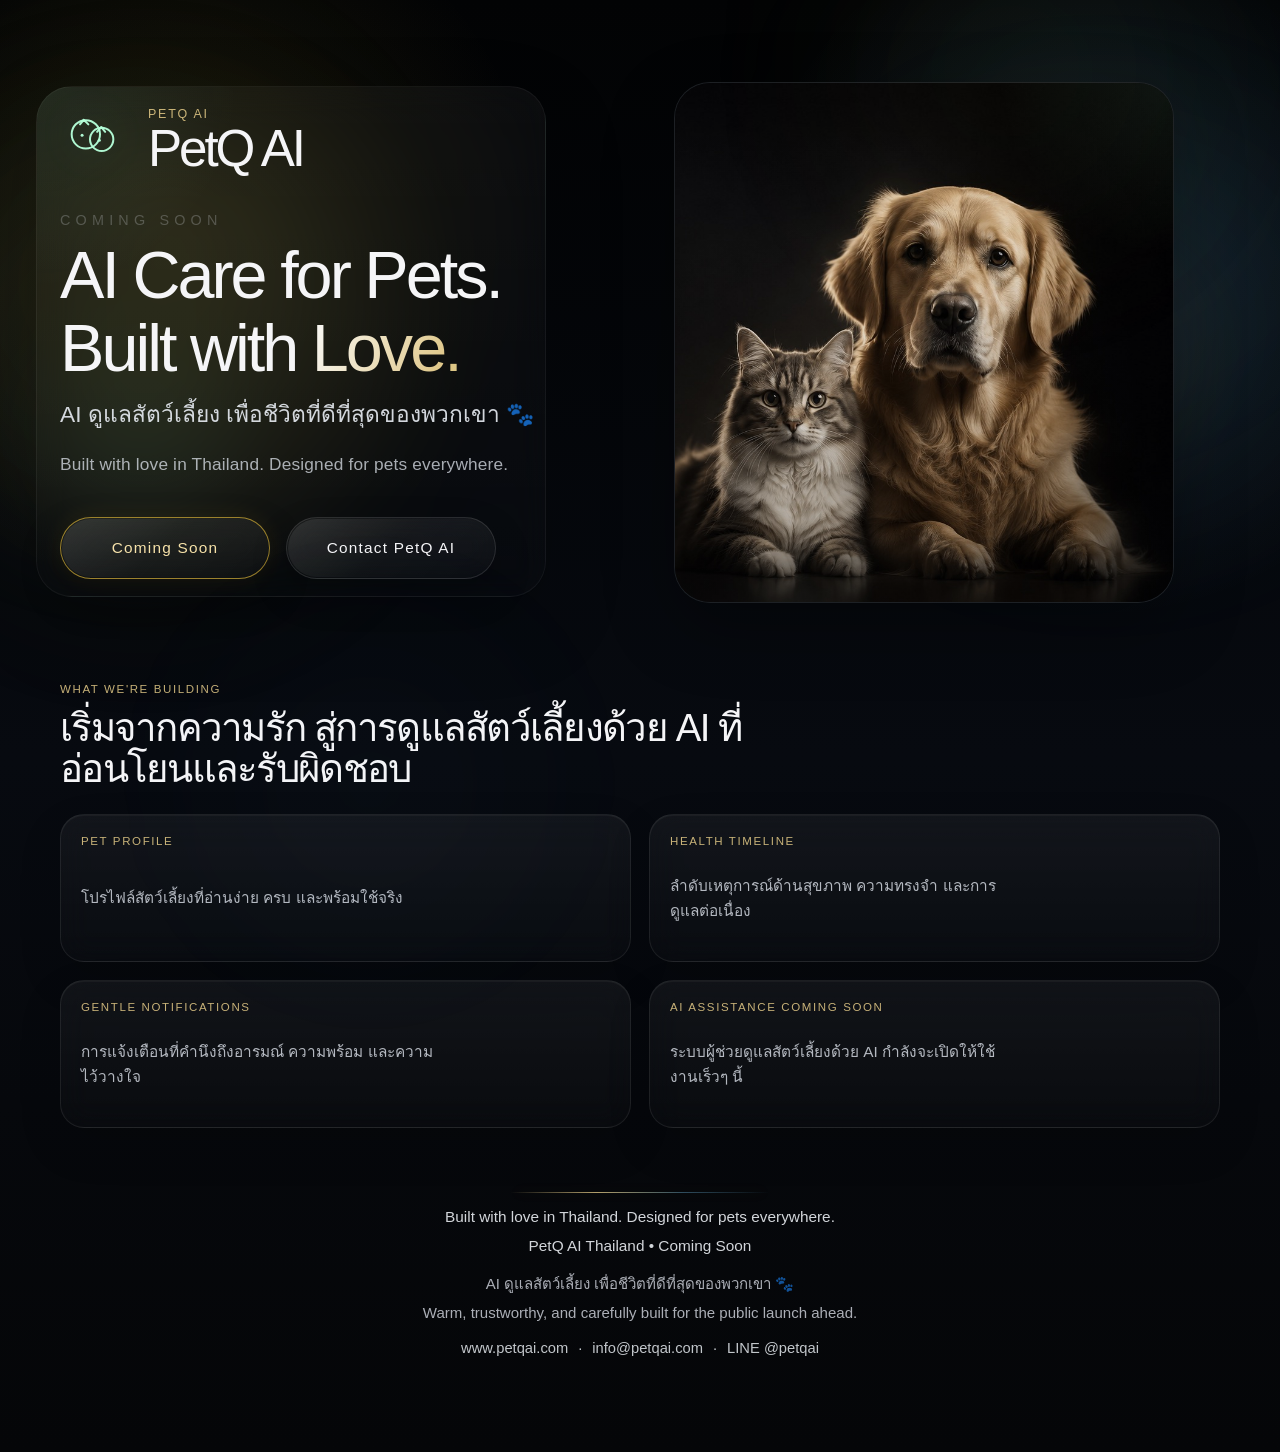
<file: index.html>
<!DOCTYPE html>
<html lang="en">
<head>
  <meta charset="UTF-8" />
  <meta name="viewport" content="width=device-width, initial-scale=1.0" />
  <title>PetQ AI | Coming Soon</title>
  <meta
    name="description"
    content="AI ดูแลสัตว์เลี้ยง เพื่อชีวิตที่ดีที่สุดของพวกเขา 🐾 PetQ AI กำลังจะเปิดให้ใช้งานเร็วๆ นี้"
  />
  <meta name="theme-color" content="#030406" />
  <style>
:root {
  --bg: #040506;
  --bg-soft: #0a1018;
  --panel: rgba(14, 18, 24, 0.72);
  --panel-strong: rgba(12, 15, 20, 0.88);
  --panel-border: rgba(255, 255, 255, 0.08);
  --text: #f5f5f7;
  --muted: rgba(223, 228, 236, 0.74);
  --muted-soft: rgba(223, 228, 236, 0.58);
  --gold: #d4af37;
  --gold-soft: #efd48d;
  --green: #8bf1bf;
  --cyan: #7fd2ff;
  --shadow: 0 24px 70px rgba(0, 0, 0, 0.32);
  --radius-xl: 36px;
  --radius-lg: 24px;
  --container: 1160px;
  --font-system: -apple-system, BlinkMacSystemFont, "SF Pro Display", "Inter", "Segoe UI", sans-serif;
}

* {
  box-sizing: border-box;
}

html {
  scroll-behavior: smooth;
}

body {
  margin: 0;
  min-width: 320px;
  color: var(--text);
  background:
    radial-gradient(circle at 14% 16%, rgba(212, 175, 55, 0.12), transparent 22%),
    radial-gradient(circle at 86% 18%, rgba(127, 210, 255, 0.12), transparent 22%),
    linear-gradient(180deg, #020304 0%, #070a10 52%, #050608 100%);
  font-family: var(--font-system);
  text-rendering: optimizeLegibility;
  -webkit-font-smoothing: antialiased;
  overflow-x: hidden;
}

body::before,
body::after {
  content: "";
  position: fixed;
  inset: -16%;
  pointer-events: none;
  z-index: 0;
  filter: blur(90px);
  opacity: 0.42;
}

body::before {
  background:
    radial-gradient(circle at 20% 36%, rgba(139, 241, 191, 0.12), transparent 22%),
    radial-gradient(circle at 76% 24%, rgba(127, 210, 255, 0.1), transparent 22%);
  animation: driftA 34s ease-in-out infinite alternate;
}

body::after {
  background:
    radial-gradient(circle at 72% 18%, rgba(212, 175, 55, 0.12), transparent 18%),
    radial-gradient(circle at 34% 78%, rgba(127, 210, 255, 0.08), transparent 18%);
  animation: driftB 42s ease-in-out infinite alternate;
}

a {
  color: inherit;
  text-decoration: none;
}

button,
input {
  font: inherit;
}

button,
a,
input {
  -webkit-tap-highlight-color: transparent;
}

:focus-visible {
  outline: 2px solid rgba(212, 175, 55, 0.9);
  outline-offset: 3px;
}

.container {
  width: min(100% - 40px, var(--container));
  margin: 0 auto;
  position: relative;
  z-index: 1;
}

.app-landing {
  position: relative;
  min-height: 100vh;
  overflow: hidden;
  padding: 28px 0 30px;
  isolation: isolate;
}

.bg-layer,
.ambient-orb {
  position: absolute;
  pointer-events: none;
  border-radius: 999px;
  z-index: 0;
}

.bg-layer {
  filter: blur(96px);
  opacity: 0.42;
}

.bg-layer-gold {
  width: min(42vw, 540px);
  height: min(42vw, 540px);
  left: -10%;
  top: 6%;
  background: radial-gradient(circle, rgba(212, 175, 55, 0.18), rgba(212, 175, 55, 0));
  animation: pulseGlow 26s ease-in-out infinite;
}

.bg-layer-cyan {
  width: min(44vw, 580px);
  height: min(34vw, 420px);
  right: -8%;
  top: 8%;
  background: radial-gradient(circle, rgba(127, 210, 255, 0.16), rgba(127, 210, 255, 0));
  animation: pulseGlowSoft 30s ease-in-out infinite alternate;
}

.ambient-orb {
  filter: blur(42px);
  opacity: 0.48;
}

.orb-left {
  width: 220px;
  height: 220px;
  left: 2%;
  top: 22%;
  background: radial-gradient(circle, rgba(139, 241, 191, 0.14), rgba(139, 241, 191, 0));
  animation: floatAura 24s ease-in-out infinite alternate;
}

.orb-right {
  width: 260px;
  height: 260px;
  right: 5%;
  top: 16%;
  background: radial-gradient(circle, rgba(212, 175, 55, 0.14), rgba(212, 175, 55, 0));
  animation: floatAuraReverse 28s ease-in-out infinite alternate;
}

.hero-section,
.features-section,
.trust-section,
.site-footer {
  position: relative;
  z-index: 1;
}

.hero-section-clean {
  padding: 54px 0 72px;
}

.hero-grid-clean {
  display: grid;
  grid-template-columns: minmax(0, 0.92fr) minmax(0, 1.08fr);
  gap: 64px;
  align-items: center;
}

.hero-copy-clean {
  max-width: 540px;
  position: relative;
}

.hero-copy-clean::before {
  content: "";
  position: absolute;
  inset: -20px 18px -18px -24px;
  border-radius: var(--radius-xl);
  background:
    linear-gradient(180deg, rgba(255, 255, 255, 0.04), rgba(255, 255, 255, 0.012)),
    radial-gradient(circle at top left, rgba(139, 241, 191, 0.08), rgba(139, 241, 191, 0) 28%);
  border: 1px solid rgba(255, 255, 255, 0.05);
  box-shadow: 0 28px 80px rgba(0, 0, 0, 0.18);
  backdrop-filter: blur(16px);
  -webkit-backdrop-filter: blur(16px);
  pointer-events: none;
}

.brand-lockup,
.hero-heading-group,
.hero-actions,
.hero-meta {
  position: relative;
  z-index: 1;
}

.brand-lockup {
  display: inline-flex;
  align-items: center;
  gap: 18px;
  margin-bottom: 36px;
}

.brand-mark {
  width: 70px;
  height: 70px;
  color: rgba(181, 255, 216, 0.96);
  filter: drop-shadow(0 0 22px rgba(139, 241, 191, 0.16));
}

.brand-text {
  display: grid;
  gap: 4px;
}

.brand-kicker,
.section-kicker,
.card-kicker,
.meta-chip {
  letter-spacing: 0.14em;
  text-transform: uppercase;
}

.brand-kicker {
  font-size: 0.78rem;
  color: rgba(239, 212, 141, 0.82);
}

.brand-name {
  font-size: clamp(2.3rem, 4vw, 4.8rem);
  line-height: 0.95;
  font-weight: 360;
  letter-spacing: -0.06em;
}

.hero-heading-group {
  display: grid;
  gap: 16px;
}

.hero-coming-soon {
  margin: 0;
  font-size: clamp(0.9rem, 1.05vw, 1.04rem);
  letter-spacing: 0.36em;
  text-transform: uppercase;
  color: rgba(236, 240, 245, 0.24);
}

h1,
h2 {
  margin: 0;
  letter-spacing: -0.045em;
}

h1 {
  display: grid;
  gap: 10px;
  font-size: clamp(3rem, 5.2vw, 5.4rem);
  line-height: 0.95;
  font-weight: 320;
  text-wrap: balance;
}

.gradient-word {
  background: linear-gradient(115deg, rgba(255, 255, 255, 0.98), rgba(239, 212, 141, 0.92), rgba(181, 255, 216, 0.94));
  background-size: 180% 180%;
  -webkit-background-clip: text;
  background-clip: text;
  color: transparent;
  animation: gradientShift 14s ease-in-out infinite;
}

.hero-subtitle {
  margin: 0;
  font-size: clamp(1.12rem, 1.8vw, 1.42rem);
  line-height: 1.64;
  color: rgba(228, 232, 239, 0.92);
  text-wrap: pretty;
}

.hero-subtitle-th {
  margin: 0;
  font-size: clamp(0.98rem, 1.35vw, 1.08rem);
  line-height: 1.84;
  letter-spacing: 0.01em;
  color: var(--muted);
}

.hero-actions {
  margin-top: 36px;
  display: flex;
  flex-wrap: wrap;
  gap: 16px;
}

.button {
  position: relative;
  display: inline-flex;
  align-items: center;
  justify-content: center;
  min-height: 62px;
  min-width: 210px;
  padding: 0 28px;
  border-radius: 999px;
  border: 1px solid transparent;
  font-size: 0.96rem;
  font-weight: 500;
  letter-spacing: 0.08em;
  overflow: hidden;
  backdrop-filter: blur(14px);
  -webkit-backdrop-filter: blur(14px);
  transition: transform 420ms ease, border-color 420ms ease, box-shadow 420ms ease, color 420ms ease;
}

.button::before {
  content: "";
  position: absolute;
  inset: 1px;
  border-radius: inherit;
  background: linear-gradient(135deg, rgba(255, 255, 255, 0.1), rgba(255, 255, 255, 0.02) 48%, rgba(255, 255, 255, 0));
  pointer-events: none;
}

.button::after {
  content: "";
  position: absolute;
  top: -140%;
  left: -32%;
  width: 30%;
  height: 360%;
  opacity: 0;
  pointer-events: none;
  transform: rotate(18deg) translateX(-160%);
  background: linear-gradient(180deg, rgba(255,255,255,0), rgba(255,244,214,0.34), rgba(255,255,255,0));
}

.button:hover {
  transform: translateY(-2px);
}

.button-primary {
  color: #f7e2a8;
  border-color: rgba(212, 175, 55, 0.7);
  background: linear-gradient(180deg, rgba(255, 255, 255, 0.05), rgba(255, 255, 255, 0.02));
  box-shadow: 0 18px 40px rgba(0, 0, 0, 0.26), 0 0 24px rgba(212, 175, 55, 0.1);
}

.button-primary::after {
  animation: shimmerSweep 10s ease-in-out infinite;
}

.button-primary:hover {
  border-color: rgba(239, 212, 141, 0.9);
  box-shadow: 0 22px 46px rgba(0, 0, 0, 0.32), 0 0 30px rgba(212, 175, 55, 0.14);
}

.button-secondary {
  border-color: rgba(255, 255, 255, 0.12);
  background: linear-gradient(180deg, rgba(255,255,255,0.05), rgba(255,255,255,0.02));
  box-shadow: 0 16px 36px rgba(0, 0, 0, 0.24);
}

.button-secondary:hover {
  border-color: rgba(127, 210, 255, 0.24);
  box-shadow: 0 18px 40px rgba(0, 0, 0, 0.28), 0 0 20px rgba(127, 210, 255, 0.1);
}

.hero-stage-clean {
  display: flex;
  justify-content: center;
}

.hero-pet-visual-clean {
  position: relative;
  width: min(100%, 500px);
  aspect-ratio: 0.96 / 1;
  border-radius: var(--radius-xl);
  overflow: hidden;
  border: 1px solid rgba(255, 255, 255, 0.08);
  background: var(--panel-strong);
  box-shadow: var(--shadow);
}

.hero-pet-visual-clean img {
  width: 100%;
  height: 100%;
  object-fit: cover;
  display: block;
}

.hero-pet-visual-clean::after {
  content: "";
  position: absolute;
  inset: 0;
  pointer-events: none;
  background:
    linear-gradient(180deg, rgba(0, 0, 0, 0.04), rgba(0, 0, 0, 0.2)),
    radial-gradient(circle at top right, rgba(139, 241, 191, 0.08), rgba(139, 241, 191, 0) 24%);
}

.features-section-clean {
  padding: 8px 0 30px;
}

.section-intro-clean {
  display: grid;
  gap: 12px;
  margin-bottom: 24px;
}

.section-kicker,
.card-kicker {
  font-size: 0.72rem;
  color: rgba(239, 212, 141, 0.82);
}

h2 {
  max-width: 720px;
  font-size: clamp(1.8rem, 3vw, 3rem);
  line-height: 1.08;
  font-weight: 340;
}

.features-grid-clean {
  display: grid;
  grid-template-columns: repeat(2, minmax(0, 1fr));
  gap: 18px;
}

.feature-card-clean {
  min-height: 148px;
  padding: 20px;
  display: grid;
  gap: 10px;
  border-radius: var(--radius-lg);
  border: 1px solid var(--panel-border);
  background: linear-gradient(180deg, rgba(255,255,255,0.05), rgba(255,255,255,0.016));
  box-shadow: inset 0 1px 0 rgba(255,255,255,0.04), 0 18px 44px rgba(0,0,0,0.14);
  backdrop-filter: blur(16px);
  -webkit-backdrop-filter: blur(16px);
  transition: transform 420ms ease, border-color 420ms ease, box-shadow 420ms ease;
}

.feature-card-clean:hover {
  transform: translateY(-3px);
  border-color: var(--surface-highlight);
  box-shadow: inset 0 1px 0 rgba(255,255,255,0.05), 0 22px 48px rgba(0,0,0,0.18), 0 0 14px rgba(212,175,55,0.06);
}

.feature-card-clean p {
  margin: 0;
  max-width: 22rem;
  font-size: 0.96rem;
  line-height: 1.62;
  color: rgba(223, 228, 236, 0.8);
}

.trust-section-clean {
  padding: 34px 0 20px;
}

.trust-shell-clean {
  display: grid;
  gap: 12px;
  justify-items: center;
  text-align: center;
}

.trust-divider {
  width: min(260px, 44vw);
  height: 1px;
  background: linear-gradient(90deg, rgba(255,255,255,0), rgba(239,212,141,0.74), rgba(127,210,255,0.34), rgba(255,255,255,0));
  box-shadow: 0 0 18px rgba(212,175,55,0.14);
}

.trust-line,
.trust-note {
  display: grid;
  gap: 4px;
  margin: 0;
}

.trust-line {
  color: rgba(239,243,247,0.88);
  font-size: 0.96rem;
  line-height: 1.62;
}

.trust-note {
  max-width: 42rem;
  font-size: 0.94rem;
  line-height: 1.68;
  color: rgba(223, 228, 236, 0.76);
}

.contact-inline {
  display: flex;
  flex-wrap: wrap;
  align-items: center;
  justify-content: center;
  gap: 10px;
  font-size: 0.92rem;
  line-height: 1.6;
  color: rgba(236,240,245,0.82);
}

.contact-inline a {
  transition: color 360ms ease, text-shadow 360ms ease;
}

.contact-inline a:hover {
  color: rgba(239, 212, 141, 0.96);
  text-shadow: 0 0 18px rgba(212, 175, 55, 0.16);
}

.site-footer {
  padding: 22px 0 4px;
  position: relative;
  z-index: 1;
}

.site-footer p {
  margin: 0;
  text-align: center;
  font-size: 0.82rem;
  color: rgba(223,228,236,0.56);
}

.meta-chip,
.preview-card,
.device,
.waitlist-panel,
.hero-pet-overlay,
.chat-bubble,
.device-stack,
.preview-cards,
.waitlist-section,
.momentum-grid,
.trust-grid,
.momentum-pill,
.trust-pill,
.device-topbar,
.device-screen,
.screen-header,
.timeline-item,
.profile-mini,
.screen-card,
.preview-chat,
.preview-profile,
.preview-timeline,
.device-ios,
.device-android,
.orb-bottom,
.bg-layer-violet,
.particle-layer {
  display: none !important;
}

.reveal {
  opacity: 0;
  transform: translateY(20px);
}

.reveal.is-visible {
  opacity: 1;
  transform: translateY(0);
  transition: opacity 900ms cubic-bezier(0.22, 1, 0.36, 1), transform 900ms cubic-bezier(0.22, 1, 0.36, 1);
}

.reveal-delay-1.is-visible { transition-delay: 60ms; }
.reveal-delay-2.is-visible { transition-delay: 140ms; }
.reveal-delay-3.is-visible { transition-delay: 220ms; }
.reveal-delay-4.is-visible { transition-delay: 300ms; }

.float-soft {
  animation: floatSoft 10s ease-in-out infinite;
}

@keyframes shimmerSweep {
  0%, 72%, 100% {
    opacity: 0;
    transform: rotate(18deg) translateX(-160%);
  }
  84% { opacity: 0.88; }
  94% {
    opacity: 0.1;
    transform: rotate(18deg) translateX(520%);
  }
}

@keyframes driftA {
  0% { transform: translate3d(-2%, -1%, 0) scale(1); }
  100% { transform: translate3d(3%, 2%, 0) scale(1.08); }
}

@keyframes driftB {
  0% { transform: translate3d(2%, 1%, 0) scale(1.01); }
  100% { transform: translate3d(-3%, -2%, 0) scale(1.08); }
}

@keyframes pulseGlow {
  0%, 100% { transform: scale(0.96); opacity: 0.42; }
  50% { transform: scale(1.03); opacity: 0.58; }
}

@keyframes pulseGlowSoft {
  0%, 100% { transform: scale(0.98); opacity: 0.3; }
  50% { transform: scale(1.04); opacity: 0.44; }
}

@keyframes floatAura {
  0% { transform: translate3d(0, 0, 0); }
  100% { transform: translate3d(14px, -16px, 0); }
}

@keyframes floatAuraReverse {
  0% { transform: translate3d(0, 0, 0); }
  100% { transform: translate3d(-16px, 14px, 0); }
}

@keyframes gradientShift {
  0%, 100% { background-position: 0% 50%; }
  50% { background-position: 100% 50%; }
}

@keyframes floatSoft {
  0%, 100% { transform: translateY(0); }
  50% { transform: translateY(-8px); }
}

@media (max-width: 1100px) {
  .hero-grid-clean {
    grid-template-columns: 1fr;
    gap: 30px;
  }

  .hero-copy-clean {
    max-width: 100%;
    padding-top: 10px;
  }

  .hero-stage-clean {
    justify-content: flex-start;
  }

  .hero-pet-visual-clean {
    width: min(100%, 520px);
  }
}

@media (max-width: 720px) {
  .container {
    width: min(100% - 28px, var(--container));
  }

  .app-landing {
    padding-top: 20px;
  }

  .hero-section-clean {
    padding: 18px 0 46px;
  }

  .hero-grid-clean {
    gap: 28px;
  }

  .hero-copy-clean::before {
    inset: -14px -8px -12px -12px;
  }

  .brand-lockup {
    gap: 14px;
    margin-bottom: 24px;
  }

  .brand-mark {
    width: 58px;
    height: 58px;
  }

  .brand-kicker,
  .section-kicker,
  .card-kicker {
    letter-spacing: 0.1em;
  }

  .hero-coming-soon {
    letter-spacing: 0.3em;
  }

  .hero-subtitle {
    line-height: 1.7;
  }

  .hero-subtitle-th {
    font-size: 0.98rem;
    line-height: 1.82;
  }

  .hero-actions {
    flex-direction: column;
  }

  .button {
    width: 100%;
    min-width: 0;
  }

  .hero-pet-visual-clean {
    width: 100%;
    aspect-ratio: 0.98 / 1.04;
  }

  .features-grid-clean {
    grid-template-columns: 1fr;
  }

  .feature-card-clean {
    min-height: auto;
  }

  .trust-note,
  .feature-card-clean p {
    line-height: 1.66;
  }

  .contact-inline {
    gap: 8px;
    font-size: 0.86rem;
  }

  .bg-layer,
  .ambient-orb {
    filter: blur(72px);
  }
}

@media (prefers-reduced-motion: reduce) {
  html {
    scroll-behavior: auto;
  }

  body::before,
  body::after,
  .bg-layer,
  .ambient-orb,
  .float-soft,
  .button::after,
  .gradient-word {
    animation: none;
  }

  .reveal,
  .reveal.is-visible,
  .button,
  .button:hover {
    opacity: 1;
    transform: none;
    transition: none;
  }
}

</style>
</head>
<body>
  <main class="app-landing landing-minimal">
    <div class="bg-layer bg-layer-gold" aria-hidden="true"></div>
    <div class="bg-layer bg-layer-cyan" aria-hidden="true"></div>
    <div class="ambient-orb orb-left" aria-hidden="true"></div>
    <div class="ambient-orb orb-right" aria-hidden="true"></div>

    <section class="hero-section hero-section-clean">
      <div class="container hero-grid hero-grid-clean">
        <div class="hero-copy hero-copy-clean">
          <div class="brand-lockup reveal reveal-delay-1">
            <svg class="brand-mark" viewBox="0 0 84 84" fill="none" aria-hidden="true">
              <circle cx="31" cy="34" r="17" stroke="currentColor" stroke-width="2.4"></circle>
              <path d="M24 22L28.5 16.5L34 22" stroke="currentColor" stroke-width="2.4" stroke-linecap="round" stroke-linejoin="round"></path>
              <circle cx="50" cy="40" r="14" stroke="currentColor" stroke-width="2.4"></circle>
              <path d="M44.5 31L49.5 25.2L54.2 31" stroke="currentColor" stroke-width="2.4" stroke-linecap="round" stroke-linejoin="round"></path>
              <circle cx="26.5" cy="35" r="1.8" fill="currentColor"></circle>
              <circle cx="47.2" cy="41" r="1.8" fill="currentColor"></circle>
            </svg>
            <div class="brand-text">
              <span class="brand-kicker">PetQ AI</span>
              <span class="brand-name">PetQ AI</span>
            </div>
          </div>

          <div class="hero-heading-group reveal reveal-delay-2">
            <p class="hero-coming-soon" aria-hidden="true">COMING SOON</p>
            <h1>
              <span>AI Care for Pets.</span>
              <span>Built with <span class="gradient-word">Love.</span></span>
            </h1>
            <p class="hero-subtitle">AI ดูแลสัตว์เลี้ยง เพื่อชีวิตที่ดีที่สุดของพวกเขา 🐾</p>
            <p class="hero-subtitle-th">Built with love in Thailand. Designed for pets everywhere.</p>
          </div>

          <div class="hero-actions reveal reveal-delay-3">
            <a class="button button-primary" href="#contact"><span>Coming Soon</span></a>
            <a class="button button-secondary" href="mailto:info@petqai.com?subject=PetQ%20AI%20Website%20Inquiry"><span>Contact PetQ AI</span></a>
          </div>
        </div>

        <div class="hero-stage hero-stage-clean reveal reveal-delay-3">
          <article class="hero-pet-visual hero-pet-visual-clean float-soft">
            <img src="[data-uri]" alt="PetQ AI dog and cat" />
          </article>
        </div>
      </div>
    </section>

    <section class="features-section features-section-clean reveal reveal-delay-2">
      <div class="container">
        <div class="section-intro section-intro-clean">
          <span class="section-kicker">What We're Building</span>
          <h2>เริ่มจากความรัก สู่การดูแลสัตว์เลี้ยงด้วย AI ที่อ่อนโยนและรับผิดชอบ</h2>
        </div>

        <div class="features-grid features-grid-clean">
          <article class="feature-card feature-card-clean reveal card-reveal"><span class="card-kicker">Pet Profile</span><p>โปรไฟล์สัตว์เลี้ยงที่อ่านง่าย ครบ และพร้อมใช้จริง</p></article>
          <article class="feature-card feature-card-clean reveal card-reveal"><span class="card-kicker">Health Timeline</span><p>ลำดับเหตุการณ์ด้านสุขภาพ ความทรงจำ และการดูแลต่อเนื่อง</p></article>
          <article class="feature-card feature-card-clean reveal card-reveal"><span class="card-kicker">Gentle Notifications</span><p>การแจ้งเตือนที่คำนึงถึงอารมณ์ ความพร้อม และความไว้วางใจ</p></article>
          <article class="feature-card feature-card-clean reveal card-reveal"><span class="card-kicker">AI Assistance Coming Soon</span><p>ระบบผู้ช่วยดูแลสัตว์เลี้ยงด้วย AI กำลังจะเปิดให้ใช้งานเร็วๆ นี้</p></article>
        </div>
      </div>
    </section>

    <section class="trust-section trust-section-clean reveal reveal-delay-3" id="contact">
      <div class="container trust-shell trust-shell-clean">
        <div class="trust-divider" aria-hidden="true"></div>
        <p class="trust-line"><span>Built with love in Thailand. Designed for pets everywhere.</span><span>PetQ AI Thailand • Coming Soon</span></p>
        <p class="trust-note"><span>AI ดูแลสัตว์เลี้ยง เพื่อชีวิตที่ดีที่สุดของพวกเขา 🐾</span><span>Warm, trustworthy, and carefully built for the public launch ahead.</span></p>
        <div class="contact-inline">
          <a href="https://www.petqai.com">www.petqai.com</a>
          <span aria-hidden="true">·</span>
          <a href="mailto:info@petqai.com">info@petqai.com</a>
          <span aria-hidden="true">·</span>
          <a href="https://line.me/R/ti/p/@petqai" target="_blank" rel="noreferrer">LINE @petqai</a>
        </div>
      </div>
    </section>

    <footer class="site-footer reveal reveal-delay-4">
      <div class="container"><p>© 2026 PetQ AI. All Rights Reserved.</p></div>
    </footer>
  </main>

  <script>
document.addEventListener("DOMContentLoaded", () => {
  const revealNodes = document.querySelectorAll(".reveal");
  const landing = document.querySelector(".app-landing");
  const hero = document.querySelector(".hero-section");
  const reduceMotion = window.matchMedia("(prefers-reduced-motion: reduce)").matches;

  if (reduceMotion) {
    revealNodes.forEach((node) => node.classList.add("is-visible"));
    return;
  }

  const observer = new IntersectionObserver(
    (entries) => {
      entries.forEach((entry) => {
        if (entry.isIntersecting) {
          entry.target.classList.add("is-visible");
          observer.unobserve(entry.target);
        }
      });
    },
    { threshold: 0.16, rootMargin: "0px 0px -8% 0px" }
  );

  revealNodes.forEach((node) => observer.observe(node));

  let rafId = 0;
  let currentX = 0;
  let currentY = 0;
  let targetX = 0;
  let targetY = 0;

  const animatePointer = () => {
    currentX += (targetX - currentX) * 0.08;
    currentY += (targetY - currentY) * 0.08;

    if (landing) {
      landing.style.setProperty("--pointer-x", currentX.toFixed(4));
      landing.style.setProperty("--pointer-y", currentY.toFixed(4));
    }

    if (Math.abs(targetX - currentX) > 0.001 || Math.abs(targetY - currentY) > 0.001) {
      rafId = window.requestAnimationFrame(animatePointer);
    } else {
      rafId = 0;
    }
  };

  const queuePointerAnimation = () => {
    if (!rafId) {
      rafId = window.requestAnimationFrame(animatePointer);
    }
  };

  const handlePointerMove = (event) => {
    if (!hero) {
      return;
    }

    const rect = hero.getBoundingClientRect();
    targetX = ((event.clientX - rect.left) / rect.width - 0.5) * 2;
    targetY = ((event.clientY - rect.top) / rect.height - 0.5) * 2;
    queuePointerAnimation();
  };

  const handlePointerLeave = () => {
    targetX = 0;
    targetY = 0;
    queuePointerAnimation();
  };

  if (hero) {
    hero.addEventListener("mousemove", handlePointerMove);
    hero.addEventListener("mouseleave", handlePointerLeave);
  }
});

</script>
</body>
</html>
</file>
